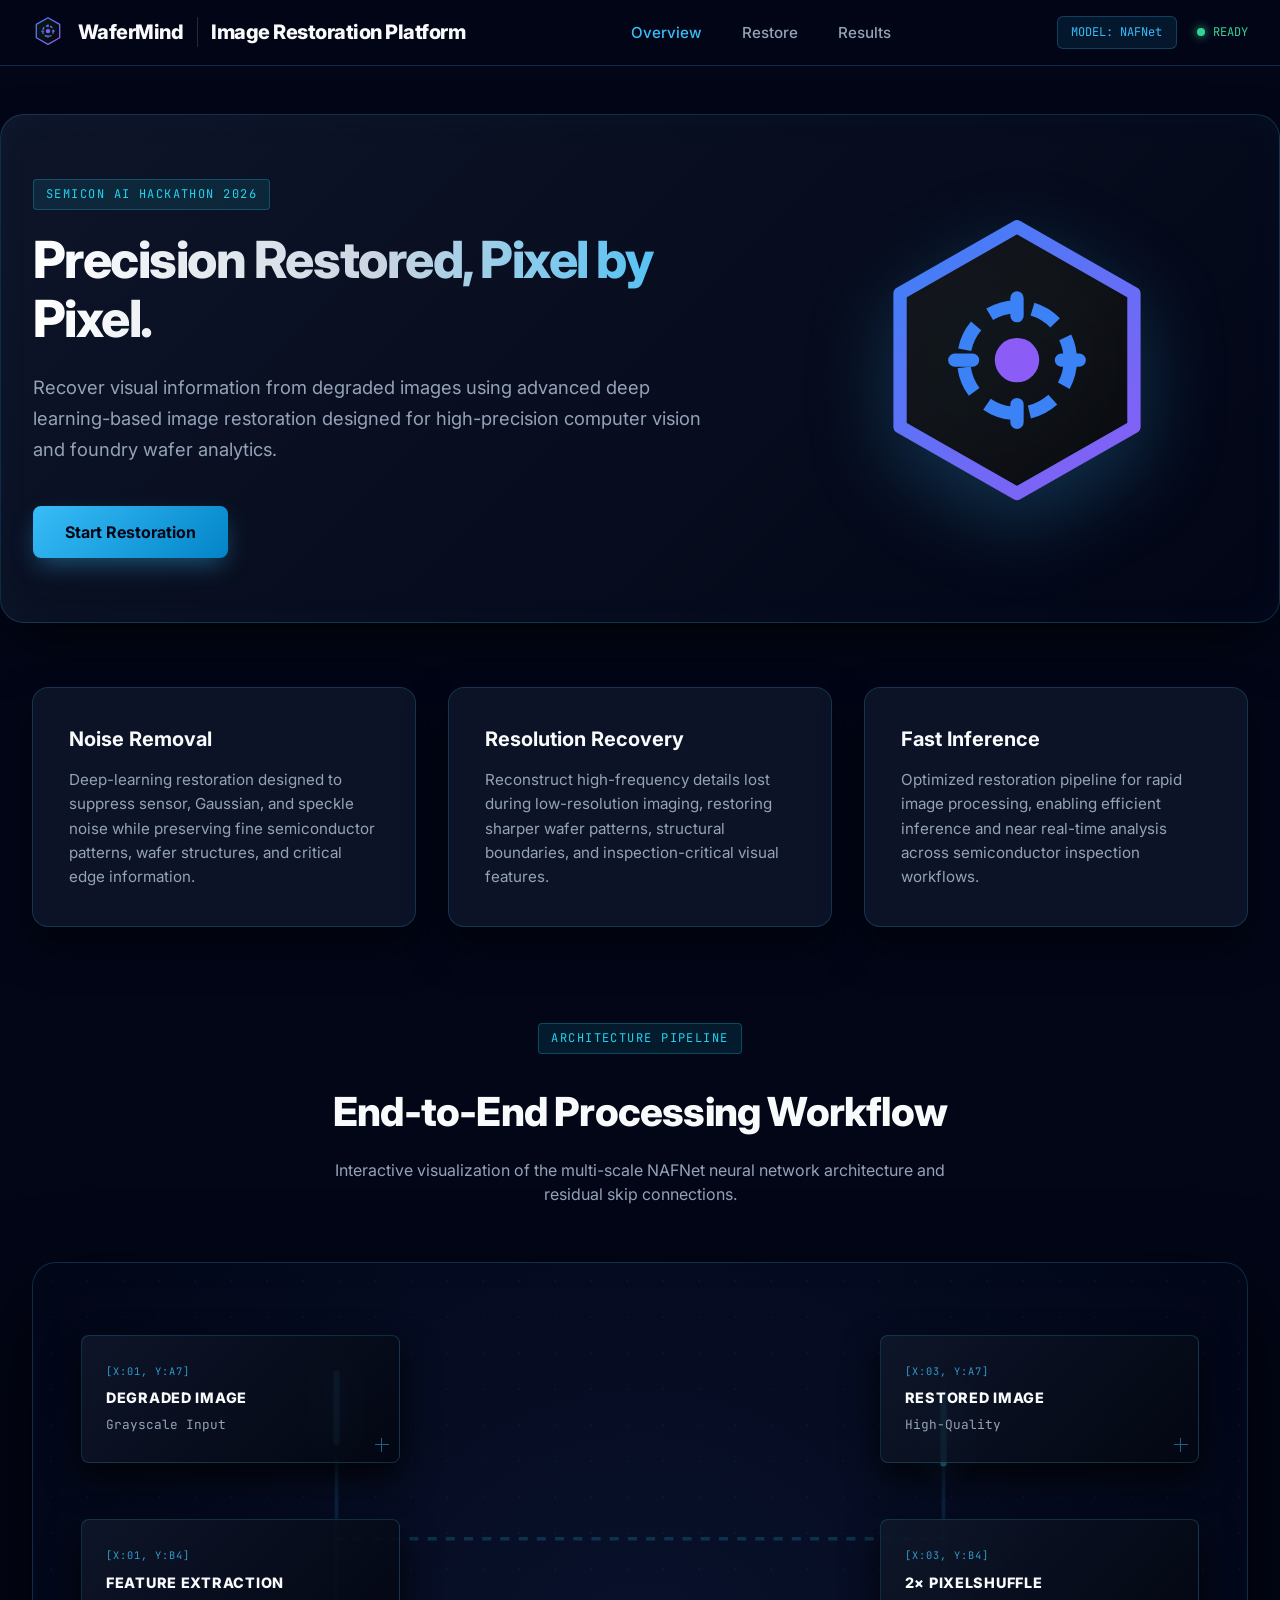
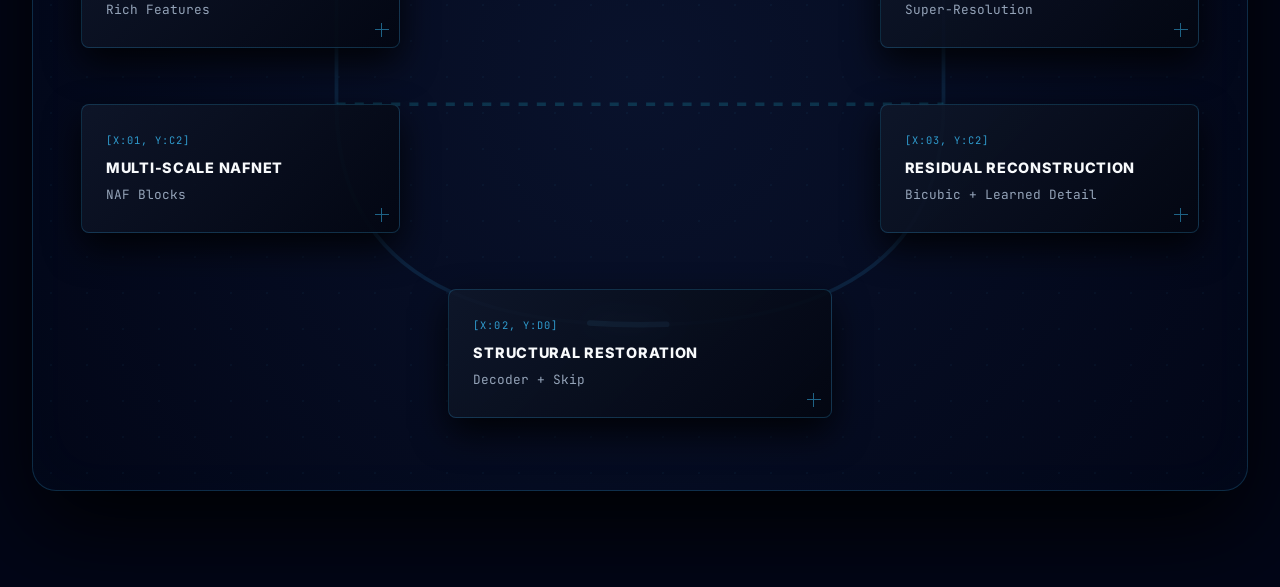
<file: image-restoration/index.html>
<!DOCTYPE html>
<html lang="en">

<head>
  <meta charset="UTF-8">
  <meta name="viewport" content="width=device-width, initial-scale=1.0">
  <title>WaferMind – Image Restoration Platform</title>
  <link rel="icon" type="image/svg+xml" href="assets/favicon.svg">
  <link rel="preconnect" href="https://fonts.googleapis.com">
  <link rel="preconnect" href="https://fonts.gstatic.com" crossorigin>
  <link href="https://fonts.googleapis.com/css2?family=Inter:wght@400;500;600;700;800&family=JetBrains+Mono:wght@400;600&display=swap" rel="stylesheet">
  <style>
    :root {
      --bg-deep: #020617;
      --bg-surface: #0f172a;
      --electric-blue: #38bdf8;
      --electric-cyan: #22d3ee;
      --navy-card: rgba(15, 23, 42, 0.85);
      --border-electric: rgba(56, 189, 248, 0.2);
      --text-main: #f8fafc;
      --text-muted: #94a3b8;
    }

    * {
      box-sizing: border-box;
      margin: 0;
      padding: 0;
    }

    body {
      background-color: var(--bg-deep);
      color: var(--text-main);
      font-family: 'Inter', sans-serif;
      overflow-x: hidden;
      line-height: 1.5;
    }

    /* Navbar UI Experience */
    .navbar {
      background: rgba(2, 6, 23, 0.9);
      backdrop-filter: blur(16px);
      border-bottom: 1px solid var(--border-electric);
      position: sticky;
      top: 0;
      z-index: 100;
      width: 100%;
    }

    .nav-container {
      max-width: 1280px;
      margin: 0 auto;
      display: flex;
      justify-content: space-between;
      align-items: center;
      padding: 1rem 2rem;
    }

    .nav-brand {
      display: flex;
      align-items: center;
      gap: 0.85rem;
      text-decoration: none;
    }

    .nav-brand span {
      font-weight: 800;
      font-size: 1.25rem;
      color: var(--text-main);
      letter-spacing: -0.025em;
    }

    .nav-subtitle {
      font-size: 0.8rem;
      color: var(--text-muted);
      border-left: 1px solid rgba(255, 255, 255, 0.15);
      padding-left: 0.85rem;
    }

    .nav-links {
      display: flex;
      gap: 2.5rem;
      list-style: none;
    }

    .nav-links a {
      color: var(--text-muted);
      text-decoration: none;
      font-weight: 500;
      font-size: 0.95rem;
      transition: color 0.25s ease;
    }

    .nav-links a.active,
    .nav-links a:hover {
      color: var(--electric-blue);
    }

    .nav-right {
      display: flex;
      align-items: center;
      gap: 1.25rem;
    }

    .model-badge {
      background: rgba(56, 189, 248, 0.1);
      color: var(--electric-blue);
      padding: 0.4rem 0.85rem;
      border-radius: 6px;
      font-family: 'JetBrains Mono', monospace;
      font-size: 0.75rem;
      border: 1px solid rgba(56, 189, 248, 0.25);
    }

    .system-status {
      display: flex;
      align-items: center;
      gap: 0.5rem;
      font-size: 0.75rem;
      color: #34d399;
      font-family: 'JetBrains Mono', monospace;
    }

    .status-dot {
      width: 8px;
      height: 8px;
      background: #34d399;
      border-radius: 50%;
      box-shadow: 0 0 10px #34d399;
    }

    /* Hero Section Architecture */
    .hero {
      position: relative;
      display: grid;
      grid-template-columns: 1.2fr 0.8fr;
      gap: 4rem;
      align-items: center;
      max-width: 1280px;
      margin: 3rem auto;
      padding: 4rem 2rem;
      background: linear-gradient(135deg, rgba(15, 23, 42, 0.9) 0%, rgba(2, 6, 23, 0.95) 100%),
                  url('https://images.unsplash.com/photo-1518770660439-4636190af475?q=80&w=2000&auto=format&fit=crop') center/cover;
      background-blend-mode: overlay;
      border: 1px solid var(--border-electric);
      border-radius: 1.5rem;
      box-shadow: 0 25px 60px -15px rgba(0, 0, 0, 0.8),
                  inset 0 0 40px rgba(56, 189, 248, 0.03);
    }

    .label-small {
      font-family: 'JetBrains Mono', monospace;
      font-size: 0.75rem;
      color: var(--electric-cyan);
      letter-spacing: 0.12em;
      background: rgba(34, 211, 238, 0.1);
      padding: 0.35rem 0.75rem;
      border-radius: 4px;
      border: 1px solid rgba(34, 211, 238, 0.25);
      display: inline-block;
      margin-bottom: 1.25rem;
    }

    .hero h1 {
      font-size: 3.2rem;
      font-weight: 800;
      letter-spacing: -0.03em;
      line-height: 1.15;
      background: linear-gradient(to right, #fff, #cbd5e1, var(--electric-blue));
      -webkit-background-clip: text;
      -webkit-text-fill-color: transparent;
      margin-bottom: 1.5rem;
    }

    .subtitle {
      color: var(--text-muted);
      font-size: 1.15rem;
      line-height: 1.7;
      margin-bottom: 2.5rem;
    }

    .hero-cta {
      display: flex;
      gap: 1.25rem;
    }

    .btn-primary {
      background: linear-gradient(135deg, var(--electric-blue) 0%, #0284c7 100%);
      color: #020617;
      font-weight: 700;
      padding: 0.9rem 2rem;
      border-radius: 0.5rem;
      box-shadow: 0 10px 25px -5px rgba(56, 189, 248, 0.4);
      transition: all 0.3s cubic-bezier(0.25, 1, 0.5, 1);
      text-decoration: none;
      display: inline-flex;
      align-items: center;
      justify-content: center;
    }

    .btn-primary:hover {
      transform: translateY(-2px);
      box-shadow: 0 15px 30px -5px rgba(56, 189, 248, 0.6);
    }

    .btn-secondary {
      background: rgba(15, 23, 42, 0.8);
      border: 1px solid var(--border-electric);
      color: var(--text-main);
      font-weight: 600;
      padding: 0.9rem 2rem;
      border-radius: 0.5rem;
      backdrop-filter: blur(8px);
      transition: all 0.3s cubic-bezier(0.25, 1, 0.5, 1);
      text-decoration: none;
      display: inline-flex;
      align-items: center;
      justify-content: center;
    }

    .btn-secondary:hover {
      background: rgba(30, 41, 59, 0.9);
      border-color: var(--electric-blue);
      transform: translateY(-2px);
    }

    /* 3D Floating Graphic Animation */
    .hero-graphic-container {
      perspective: 1000px;
      display: flex;
      justify-content: center;
      align-items: center;
    }

    .hero-graphic-img {
      width: 100%;
      max-width: 320px;
      height: auto;
      filter: drop-shadow(0 25px 40px rgba(56, 189, 248, 0.25));
      animation: floatWafer 6s ease-in-out infinite;
      transform-style: preserve-3d;
    }

    @keyframes floatWafer {
      0%, 100% { transform: translateY(0) rotateX(6deg) rotateY(-10deg); }
      50% { transform: translateY(-12px) rotateX(-6deg) rotateY(10deg); }
    }

    /* Features Grid Alignment */
    .features-grid {
      display: grid;
      grid-template-columns: repeat(3, 1fr);
      gap: 2rem;
      max-width: 1280px;
      margin: 4rem auto;
      padding: 0 2rem;
    }

    .glass-card {
      background: var(--navy-card);
      border: 1px solid var(--border-electric);
      border-radius: 1rem;
      padding: 2.25rem;
      backdrop-filter: blur(16px);
      box-shadow: 0 20px 40px rgba(0, 0, 0, 0.5);
      transition: transform 0.3s ease, border-color 0.3s ease, box-shadow 0.3s ease;
    }

    .glass-card:hover {
      transform: translateY(-5px);
      border-color: var(--electric-blue);
      box-shadow: 0 25px 50px -10px rgba(56, 189, 248, 0.15);
    }

    .feature-card h3 {
      font-size: 1.25rem;
      margin-bottom: 0.85rem;
      color: var(--text-main);
      font-weight: 700;
    }

    .feature-card p {
      color: var(--text-muted);
      font-size: 0.95rem;
      line-height: 1.6;
    }

    /* Pipeline Architecture Section */
    .pipeline-section {
      max-width: 1280px;
      margin: 6rem auto;
      padding: 0 2rem;
      text-align: center;
    }

    .pipeline-section h2 {
      font-size: 2.5rem;
      font-weight: 800;
      margin-top: 0.5rem;
      margin-bottom: 1rem;
      letter-spacing: -0.02em;
    }

    .interactive-pipeline-container.wafer-foundry-theme {
      position: relative;
      width: 100%;
      margin: 3.5rem auto;
      padding: 4.5rem 3rem;
      background: radial-gradient(circle at 50% 50%, #09122c 0%, #020617 100%);
      border: 1px solid var(--border-electric);
      border-radius: 1.5rem;
      box-shadow: 0 35px 90px rgba(0, 0, 0, 0.9),
                  inset 0 0 60px rgba(56, 189, 248, 0.02);
      overflow: hidden;
    }

    .semiconductor-wafer-bg {
      position: absolute;
      inset: 0;
      background-image: radial-gradient(circle, rgba(56,189,248,0.06) 1px, transparent 1px);
      background-size: 36px 36px;
      opacity: 0.7;
      pointer-events: none;
      z-index: 1;
    }

    .pipeline-svg-canvas {
      position: absolute;
      inset: 0;
      width: 100%;
      height: 100%;
      pointer-events: none;
      z-index: 2;
    }

    .litho-track {
      fill: none;
      stroke: rgba(56, 189, 248, 0.12);
      stroke-width: 2.5px;
    }

    .litho-track.skip {
      stroke: rgba(34, 211, 238, 0.18);
      stroke-dasharray: 6, 6;
    }

    .laser-pulse {
      fill: none;
      stroke-width: 4px;
      stroke-linecap: round;
      filter: drop-shadow(0 0 10px var(--electric-blue));
    }

    .laser-pulse.main-pipeline {
      stroke-dasharray: 50, 450;
      animation: lithoFlowMain 3.5s linear infinite;
    }

    .laser-pulse.cross-die {
      stroke-dasharray: 20, 180;
      animation: lithoFlowSkip 2.5s cubic-bezier(0.25, 0.46, 0.45, 0.94) infinite;
    }

    @keyframes lithoFlowMain {
      0% { stroke-dashoffset: 1200; opacity: 0; }
      10% { opacity: 1; }
      90% { opacity: 1; }
      100% { stroke-dashoffset: 0; opacity: 0; }
    }

    @keyframes lithoFlowSkip {
      0% { stroke-dashoffset: 400; opacity: 0; }
      20% { opacity: 1; }
      80% { opacity: 1; }
      100% { stroke-dashoffset: 0; opacity: 0; }
    }

    .pipeline-interactive-grid {
      position: relative;
      display: grid;
      grid-template-columns: 1fr 1.2fr 1fr;
      grid-template-rows: repeat(4, auto);
      gap: 3.5rem 3rem;
      z-index: 3;
    }

    .pipeline-card.foundry-node {
      position: relative;
      background: linear-gradient(135deg, rgba(15, 23, 42, 0.9) 0%, rgba(3, 7, 18, 0.95) 100%);
      border: 1px solid var(--border-electric);
      border-radius: 8px;
      padding: 1.75rem 1.5rem;
      text-align: left;
      box-shadow: 0 15px 35px rgba(0, 0, 0, 0.8);
      transition: all 0.4s cubic-bezier(0.25, 1, 0.2, 1);
    }

    .pipeline-card.foundry-node:hover {
      border-color: var(--electric-blue);
      transform: translateY(-4px) scale(1.02);
      box-shadow: 0 20px 40px rgba(56, 189, 248, 0.2);
    }

    .foundry-node h4 {
      margin: 0 0 0.4rem 0;
      font-size: 0.9rem;
      font-weight: 800;
      letter-spacing: 0.05em;
      color: var(--text-main);
    }

    .foundry-node p {
      margin: 0;
      font-size: 0.8rem;
      color: var(--text-muted);
      font-family: 'JetBrains Mono', monospace;
    }

    .die-coordinates {
      display: block;
      font-family: 'JetBrains Mono', monospace;
      font-size: 0.65rem;
      color: var(--electric-blue);
      margin-bottom: 0.5rem;
      letter-spacing: 0.1em;
      opacity: 0.8;
    }

    .wafer-crosshair {
      position: absolute;
      bottom: 10px;
      right: 10px;
      width: 14px;
      height: 14px;
      opacity: 0.5;
    }
    .wafer-crosshair::before, .wafer-crosshair::after {
      content: '';
      position: absolute;
      background: var(--electric-blue);
    }
    .wafer-crosshair::before { top: 6px; left: 0; width: 14px; height: 1px; }
    .wafer-crosshair::after { top: 0; left: 6px; width: 1px; height: 14px; }

    /* Responsive Viewports */
    @media (max-width: 1024px) {
      .hero {
        grid-template-columns: 1fr;
        text-align: center;
        padding: 3rem 2rem;
      }
      .hero-cta {
        justify-content: center;
      }
      .features-grid {
        grid-template-columns: 1fr;
      }
      .pipeline-interactive-grid {
        grid-template-columns: 1fr;
      }
      .nav-links {
        display: none;
      }
    }
  </style>
</head>

<body>

  <!-- Navigation Bar -->
  <header class="navbar">
    <div class="nav-container">
      <div class="nav-left">
        <a href="index.html" class="nav-brand">
          <img src="assets/logo.svg" alt="WaferMind Logo" style="width: 32px; height: 32px;">
          <span>WaferMind</span>
          <span class="nav-subtitle">Image Restoration Platform</span>
        </a>
      </div>
      <ul class="nav-links">
        <li><a href="index.html" class="active">Overview</a></li>
        <li><a href="restore.html">Restore</a></li>
        <li><a href="results.html">Results</a></li>
      </ul>
      <div class="nav-right">
        <div class="model-badge">MODEL: NAFNet</div>
        <div class="system-status"><span class="status-dot"></span>READY</div>
      </div>
    </div>
  </header>

  <main>
    <!-- Hero Section -->
    <section class="hero">
      <div>
        <span class="label-small">SEMICON AI HACKATHON 2026</span>
        <h1>Precision Restored, Pixel by Pixel.</h1>
        <p class="subtitle">Recover visual information from degraded images using advanced deep learning-based image restoration designed for high-precision computer vision and foundry wafer analytics.</p>
        <div class="hero-cta">
          <a href="restore.html" class="btn-primary">Start Restoration</a>
        </div>
      </div>

      <!-- 3D Floating Wafer Hero Graphic -->
      <div class="hero-graphic-container">
        <img src="assets/logo.svg" alt="WaferMind Hero Brand Graphic" class="hero-graphic-img" />
      </div>
    </section>

    <!-- Features Segment Grid -->
    <section class="features-grid">
      <div class="glass-card feature-card">
        <h3>Noise Removal</h3>
        <p>Deep-learning restoration designed to suppress sensor, Gaussian, and speckle noise while preserving fine semiconductor patterns, wafer structures, and critical edge information.</p>
      </div>
      <div class="glass-card feature-card">
        <h3>Resolution Recovery</h3>
        <p>Reconstruct high-frequency details lost during low-resolution imaging, restoring sharper wafer patterns, structural boundaries, and inspection-critical visual features.</p>
      </div>
      <div class="glass-card feature-card">
        <h3>Fast Inference</h3>
        <p>Optimized restoration pipeline for rapid image processing, enabling efficient inference and near real-time analysis across semiconductor inspection workflows.</p>
      </div>
    </section>

    <!-- End-to-End Processing Pipeline Section -->
    <section class="pipeline-section">
      <span class="label-small">ARCHITECTURE PIPELINE</span>
      <h2>End-to-End Processing Workflow</h2>
      <p style="color: var(--text-muted); font-size: 1rem; max-width: 650px; margin: 0.5rem auto 2.5rem auto;">Interactive visualization of the multi-scale NAFNet neural network architecture and residual skip connections.</p>

      <!-- Semiconductor Foundry Theme Pipeline Container -->
      <div class="interactive-pipeline-container wafer-foundry-theme">
        
        <!-- Background Silicon Substrate Texture -->
        <div class="semiconductor-wafer-bg"></div>
        
        <!-- SVG Optical Trace Canvas -->
        <svg class="pipeline-svg-canvas" viewBox="0 0 800 600" preserveAspectRatio="none">
          <defs>
            <linearGradient id="litho-laser" x1="0%" y1="0%" x2="100%" y2="100%">
              <stop offset="0%" stop-color="#38bdf8" />
              <stop offset="50%" stop-color="#22d3ee" />
              <stop offset="100%" stop-color="#818cf8" />
            </linearGradient>
            <linearGradient id="skip-laser" x1="0%" y1="0%" x2="100%" y2="0%">
              <stop offset="0%" stop-color="#38bdf8" stop-opacity="0.9" />
              <stop offset="100%" stop-color="#818cf8" stop-opacity="0.9" />
            </linearGradient>
            <filter id="litho-glow" x="-30%" y="-30%" width="160%" height="160%">
              <feGaussianBlur stdDeviation="6" result="blur" />
              <feMerge>
                <feMergeNode in="blur" />
                <feMergeNode in="SourceGraphic" />
              </feMerge>
            </filter>
          </defs>
          
          <!-- Static Substrate Tracks -->
          <path class="litho-track" d="M 200,80 L 200,200 L 200,320 Q 200,480 400,480 Q 600,480 600,320 L 600,200 L 600,80" />
          <path class="litho-track skip" d="M 200,200 L 600,200" />
          <path class="litho-track skip" d="M 200,320 L 600,320" />

          <!-- Dynamic Laser Pulse Animations -->
          <path class="laser-pulse main-pipeline" stroke="url(#litho-laser)" filter="url(#litho-glow)" d="M 200,80 L 200,200 L 200,320 Q 200,480 400,480 Q 600,480 600,320 L 600,200 L 600,80" />
          <path class="laser-pulse cross-die" stroke="url(#skip-laser)" filter="url(#litho-glow)" d="M 200,200 L 600,200" />
          <path class="laser-pulse cross-die" style="animation-delay: 1.25s;" stroke="url(#skip-laser)" filter="url(#litho-glow)" d="M 200,320 L 600,320" />
        </svg>

        <!-- Pipeline Grid Layout Matching Reference Flowchart -->
        <div class="pipeline-interactive-grid">
          
          <!-- STEP 01: DEGRADED IMAGE -->
          <div class="pipeline-card foundry-node" style="grid-row: 1; grid-column: 1;">
            <div class="wafer-crosshair"></div>
            <span class="die-coordinates">[X:01, Y:A7]</span>
            <h4>DEGRADED IMAGE</h4>
            <p>Grayscale Input</p>
          </div>
          
          <!-- STEP 02: FEATURE EXTRACTION -->
          <div class="pipeline-card foundry-node" style="grid-row: 2; grid-column: 1;">
            <div class="wafer-crosshair"></div>
            <span class="die-coordinates">[X:01, Y:B4]</span>
            <h4>FEATURE EXTRACTION</h4>
            <p>Rich Features</p>
          </div>
          
          <!-- STEP 03: MULTI-SCALE NAFNET -->
          <div class="pipeline-card foundry-node" style="grid-row: 3; grid-column: 1;">
            <div class="wafer-crosshair"></div>
            <span class="die-coordinates">[X:01, Y:C2]</span>
            <h4>MULTI-SCALE NAFNET</h4>
            <p>NAF Blocks</p>
          </div>

          <!-- STEP 04: STRUCTURAL RESTORATION -->
          <div class="pipeline-card foundry-node" style="grid-row: 4; grid-column: 2;">
            <div class="wafer-crosshair"></div>
            <span class="die-coordinates">[X:02, Y:D0]</span>
            <h4>STRUCTURAL RESTORATION</h4>
            <p>Decoder + Skip</p>
          </div>

          <!-- STEP 05: RESIDUAL RECONSTRUCTION -->
          <div class="pipeline-card foundry-node" style="grid-row: 3; grid-column: 3;">
            <div class="wafer-crosshair"></div>
            <span class="die-coordinates">[X:03, Y:C2]</span>
            <h4>RESIDUAL RECONSTRUCTION</h4>
            <p>Bicubic + Learned Detail</p>
          </div>
          
          <!-- STEP 06: SUPER-RESOLUTION -->
          <div class="pipeline-card foundry-node" style="grid-row: 2; grid-column: 3;">
            <div class="wafer-crosshair"></div>
            <span class="die-coordinates">[X:03, Y:B4]</span>
            <h4>2× PIXELSHUFFLE</h4>
            <p>Super-Resolution</p>
          </div>
          
          <!-- STEP 07: RESTORED IMAGE -->
          <div class="pipeline-card foundry-node" style="grid-row: 1; grid-column: 3;">
            <div class="wafer-crosshair"></div>
            <span class="die-coordinates">[X:03, Y:A7]</span>
            <h4>RESTORED IMAGE</h4>
            <p>High-Quality</p>
          </div>

        </div>
      </div>
    </section>
  </main>

  <script src="js/main.js"></script>
</body>

</html>
</file>
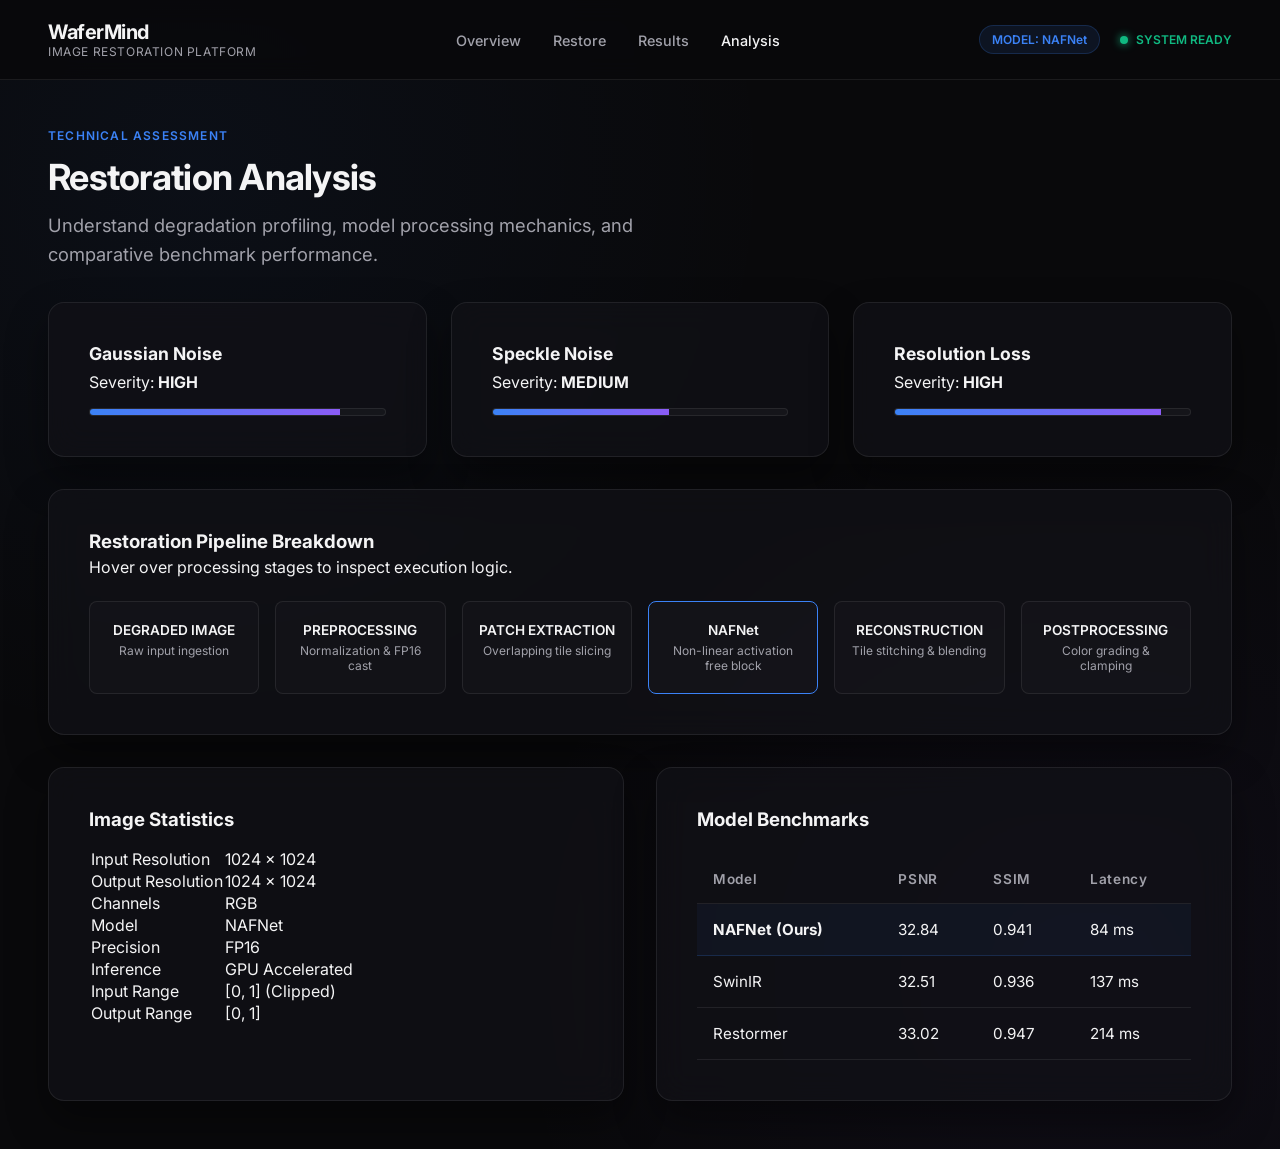
<file: image-restoration/analysis.html>
<!DOCTYPE html>
<html lang="en">
<head>
  <meta charset="UTF-8">
  <meta name="viewport" content="width=device-width, initial-scale=1.0">
  <title>Restoration Analysis – WaferMind</title>
  <link rel="icon" type="image/svg+xml" href="assets/favicon.svg">
  <link rel="preconnect" href="https://fonts.googleapis.com">
  <link rel="preconnect" href="https://fonts.gstatic.com" crossorigin>
  <link href="https://fonts.googleapis.com/css2?family=Inter:wght@400;500;600;700;800&display=swap" rel="stylesheet">
  <link rel="stylesheet" href="css/style.css">
  <style>
    .analysis-grid {
      display: grid;
      grid-template-columns: repeat(3, 1fr);
      gap: 1.5rem;
      margin-top: 2rem;
    }
    .analysis-card h3 {
      font-size: 1.1rem;
      margin-bottom: 0.5rem;
    }
    .stat-bar-container {
      margin-top: 1rem;
      background: rgba(255,255,255,0.03);
      border: 1px solid var(--card-border);
      border-radius: 0.4rem;
      height: 8px;
      overflow: hidden;
    }
    .stat-bar {
      height: 100%;
      background: linear-gradient(90deg, var(--accent-blue), var(--accent-violet));
    }
    .benchmark-table {
      width: 100%;
      border-collapse: collapse;
      margin-top: 1.5rem;
      font-size: 0.95rem;
    }
    .benchmark-table th, .benchmark-table td {
      padding: 1rem;
      text-align: left;
      border-bottom: 1px solid var(--card-border);
    }
    .benchmark-table th {
      color: var(--text-muted);
      font-weight: 600;
      font-size: 0.85rem;
      letter-spacing: 0.05em;
    }
    .benchmark-table tr.highlight-row {
      background: rgba(59, 130, 246, 0.05);
    }
    .benchmark-table tr.highlight-row td {
      border-color: rgba(59, 130, 246, 0.2);
    }
    .pipeline-interactive {
      display: flex;
      justify-content: space-between;
      gap: 1rem;
      margin-top: 1.5rem;
    }
    .pipeline-step-box {
      flex: 1;
      background: rgba(255,255,255,0.02);
      border: 1px solid var(--card-border);
      padding: 1.25rem 1rem;
      border-radius: 0.5rem;
      text-align: center;
      transition: var(--transition);
      cursor: default;
    }
    .pipeline-step-box:hover {
      border-color: var(--accent-blue);
      background: rgba(59, 130, 246, 0.04);
    }
    .pipeline-step-box h4 {
      font-size: 0.85rem;
      font-weight: 600;
      margin-bottom: 0.35rem;
    }
    .pipeline-step-box p {
      font-size: 0.75rem;
      color: var(--text-muted);
    }
  </style>
</head>
<body>

  <header class="navbar">
    <div class="nav-left">
      <a href="index.html" class="nav-brand">WaferMind</a>
      <span class="nav-subtitle">Image Restoration Platform</span>
    </div>
    <ul class="nav-links">
      <li><a href="index.html">Overview</a></li>
      <li><a href="restore.html">Restore</a></li>
      <li><a href="results.html">Results</a></li>
      <li><a href="analysis.html" class="active">Analysis</a></li>
    </ul>
    <div class="nav-right">
      <div class="model-badge">MODEL: NAFNet</div>
      <div class="system-status"><span class="status-dot"></span>SYSTEM READY</div>
    </div>
  </header>

  <main class="container">
    <div>
      <span class="label-small">TECHNICAL ASSESSMENT</span>
      <h2>Restoration Analysis</h2>
      <p class="subtitle">Understand degradation profiling, model processing mechanics, and comparative benchmark performance.</p>
    </div>

    <!-- Degradation Analysis -->
    <div class="analysis-grid">
      <div class="glass-card analysis-card">
        <h3>Gaussian Noise</h3>
        <p class="file-info">Severity: <strong style="color: var(--text-main);">HIGH</strong></p>
        <div class="stat-bar-container"><div class="stat-bar" style="width: 85%;"></div></div>
      </div>
      <div class="glass-card analysis-card">
        <h3>Speckle Noise</h3>
        <p class="file-info">Severity: <strong style="color: var(--text-main);">MEDIUM</strong></p>
        <div class="stat-bar-container"><div class="stat-bar" style="width: 60%;"></div></div>
      </div>
      <div class="glass-card analysis-card">
        <h3>Resolution Loss</h3>
        <p class="file-info">Severity: <strong style="color: var(--text-main);">HIGH</strong></p>
        <div class="stat-bar-container"><div class="stat-bar" style="width: 90%;"></div></div>
      </div>
    </div>

    <!-- Interactive Pipeline Breakdown -->
    <div class="glass-card" style="margin-top: 2rem;">
      <h3>Restoration Pipeline Breakdown</h3>
      <p class="file-info" style="margin-top: 0.25rem;">Hover over processing stages to inspect execution logic.</p>
      <div class="pipeline-interactive">
        <div class="pipeline-step-box">
          <h4>DEGRADED IMAGE</h4>
          <p>Raw input ingestion</p>
        </div>
        <div class="pipeline-step-box">
          <h4>PREPROCESSING</h4>
          <p>Normalization & FP16 cast</p>
        </div>
        <div class="pipeline-step-box">
          <h4>PATCH EXTRACTION</h4>
          <p>Overlapping tile slicing</p>
        </div>
        <div class="pipeline-step-box" style="border-color: var(--accent-blue);">
          <h4>NAFNet</h4>
          <p>Non-linear activation free block</p>
        </div>
        <div class="pipeline-step-box">
          <h4>RECONSTRUCTION</h4>
          <p>Tile stitching & blending</p>
        </div>
        <div class="pipeline-step-box">
          <h4>POSTPROCESSING</h4>
          <p>Color grading & clamping</p>
        </div>
      </div>
    </div>

    <!-- Image Statistics & Benchmarks -->
    <div style="display: grid; grid-template-columns: 1fr 1fr; gap: 2rem; margin-top: 2rem;">
      <div class="glass-card">
        <h3>Image Statistics</h3>
        <table class="image-details-table" style="margin-top: 1rem;">
          <tr><td>Input Resolution</td><td>1024 × 1024</td></tr>
          <tr><td>Output Resolution</td><td>1024 × 1024</td></tr>
          <tr><td>Channels</td><td>RGB</td></tr>
          <tr><td>Model</td><td>NAFNet</td></tr>
          <tr><td>Precision</td><td>FP16</td></tr>
          <tr><td>Inference</td><td>GPU Accelerated</td></tr>
          <tr><td>Input Range</td><td>[0, 1] (Clipped)</td></tr>
          <tr><td>Output Range</td><td>[0, 1]</td></tr>
        </table>
      </div>

      <div class="glass-card">
        <h3>Model Benchmarks</h3>
        <table class="benchmark-table">
          <thead>
            <tr>
              <th>Model</th>
              <th>PSNR</th>
              <th>SSIM</th>
              <th>Latency</th>
            </tr>
          </thead>
          <tbody>
            <tr class="highlight-row">
              <td><strong>NAFNet (Ours)</strong></td>
              <td>32.84</td>
              <td>0.941</td>
              <td>84 ms</td>
            </tr>
            <tr>
              <td>SwinIR</td>
              <td>32.51</td>
              <td>0.936</td>
              <td>137 ms</td>
            </tr>
            <tr>
              <td>Restormer</td>
              <td>33.02</td>
              <td>0.947</td>
              <td>214 ms</td>
            </tr>
          </tbody>
        </table>
      </div>
    </div>
  </main>

  <script src="js/main.js"></script>
</body>
</html>
</file>
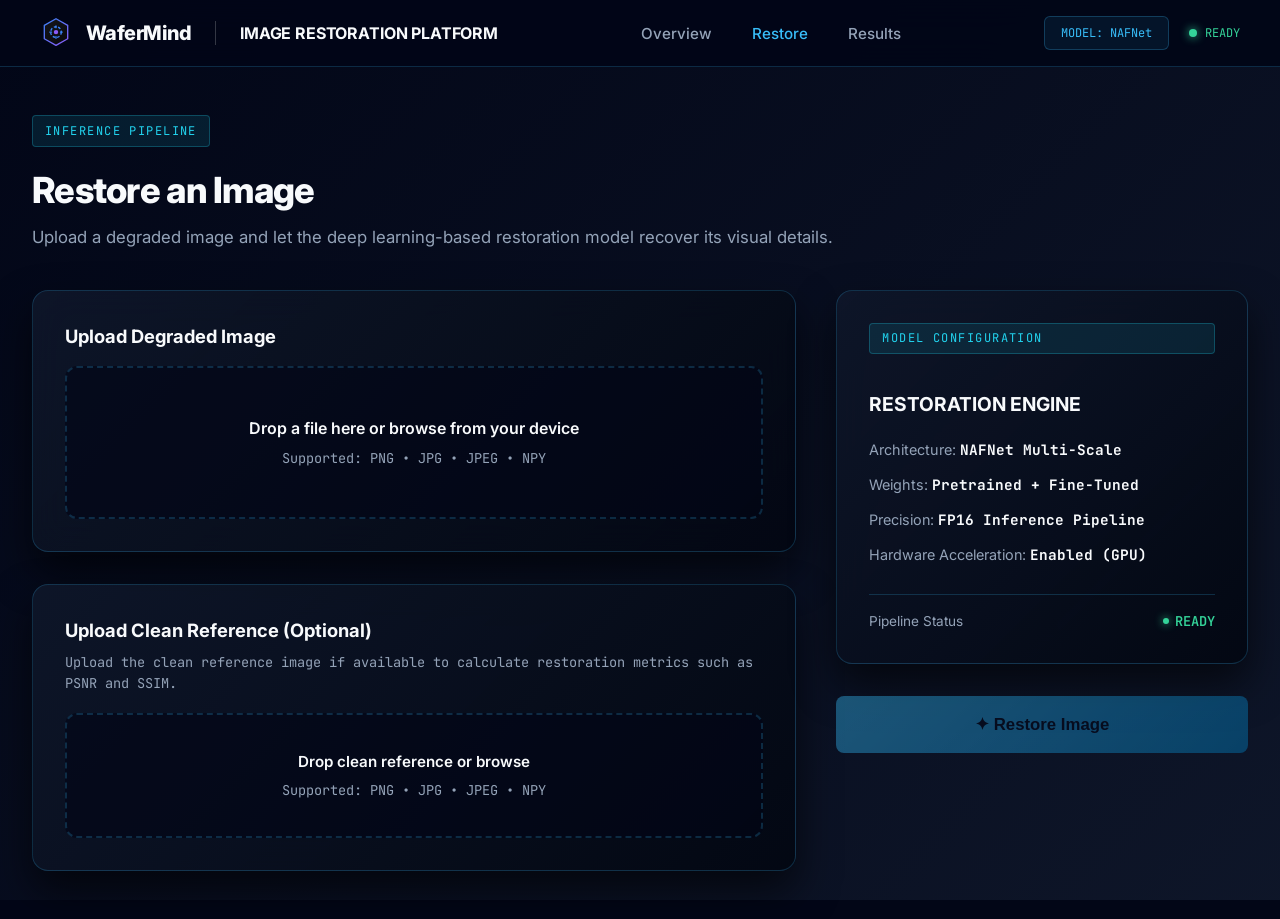
<file: image-restoration/restore.html>
<!DOCTYPE html>
<html lang="en">
<head>
  <meta charset="UTF-8">
  <meta name="viewport" content="width=device-width, initial-scale=1.0">
  <title>Restore Image – WaferMind</title>
  <link rel="icon" type="image/svg+xml" href="assets/favicon.svg">
  <link rel="preconnect" href="https://fonts.googleapis.com">
  <link rel="preconnect" href="https://fonts.gstatic.com" crossorigin>
  <link href="https://fonts.googleapis.com/css2?family=Inter:wght@400;500;600;700;800&family=JetBrains+Mono:wght@400;600&display=swap" rel="stylesheet">
  <style>
    :root {
      --bg-deep: #020617;
      --bg-surface: #0f172a;
      --electric-blue: #38bdf8;
      --electric-cyan: #22d3ee;
      --navy-card: rgba(15, 23, 42, 0.85);
      --border-electric: rgba(56, 189, 248, 0.2);
      --text-main: #f8fafc;
      --text-muted: #94a3b8;
    }

    * {
      box-sizing: border-box;
      margin: 0;
      padding: 0;
    }

    body {
      background-color: var(--bg-deep);
      color: var(--text-main);
      font-family: 'Inter', sans-serif;
      overflow-x: hidden;
      line-height: 1.5;
      /* Immersive semiconductor wafer/circuitry ambient background */
      background-image: linear-gradient(135deg, rgba(2, 6, 23, 0.94) 0%, rgba(15, 23, 42, 0.92) 100%),
                        url('https://images.unsplash.com/photo-1518770660439-4636190af475?q=80&w=2000&auto=format&fit=crop');
      background-size: cover;
      background-position: center;
      background-attachment: fixed;
    }

    /* Navbar UI Experience precisely matching reference layout */
    .navbar {
      background: rgba(2, 6, 23, 0.92);
      backdrop-filter: blur(16px);
      border-bottom: 1px solid var(--border-electric);
      position: sticky;
      top: 0;
      z-index: 100;
      width: 100%;
    }

    .nav-container {
      max-width: 1400px;
      margin: 0 auto;
      display: flex;
      justify-content: space-between;
      align-items: center;
      padding: 1rem 2.5rem;
    }

    .nav-left {
      display: flex;
      align-items: center;
      gap: 1.5rem;
    }

    .nav-brand {
      display: flex;
      align-items: center;
      gap: 0.85rem;
      text-decoration: none;
    }

    .nav-brand span {
      font-weight: 800;
      font-size: 1.25rem;
      color: var(--text-main);
      letter-spacing: -0.025em;
      white-space: nowrap;
    }

    .nav-subtitle {
      font-size: 1rem;
      font-weight: 700;
      color: var(--text-main);
      letter-spacing: -0.01em;
      border-left: 1px solid rgba(255, 255, 255, 0.2);
      padding-left: 1.5rem;
      white-space: nowrap;
    }

    .nav-links {
      display: flex;
      align-items: center;
      gap: 2.5rem;
      list-style: none;
      margin: 0;
      padding: 0;
    }

    .nav-links a {
      color: var(--text-muted);
      text-decoration: none;
      font-weight: 500;
      font-size: 0.95rem;
      transition: color 0.25s ease;
      white-space: nowrap;
    }

    .nav-links a.active,
    .nav-links a:hover {
      color: var(--electric-blue);
    }

    .nav-right {
      display: flex;
      align-items: center;
      gap: 1.25rem;
    }

    .model-badge {
      background: rgba(56, 189, 248, 0.08);
      color: var(--electric-blue);
      padding: 0.45rem 1rem;
      border-radius: 6px;
      font-family: 'JetBrains Mono', monospace;
      font-size: 0.75rem;
      border: 1px solid rgba(56, 189, 248, 0.25);
      white-space: nowrap;
    }

    .system-status {
      display: flex;
      align-items: center;
      gap: 0.5rem;
      font-size: 0.75rem;
      color: #34d399;
      font-family: 'JetBrains Mono', monospace;
      white-space: nowrap;
    }

    .status-dot {
      width: 8px;
      height: 8px;
      background: #34d399;
      border-radius: 50%;
      box-shadow: 0 0 10px #34d399;
    }

    /* Container Styling & Background Theme Matching Index */
    .container {
      max-width: 1280px;
      margin: 0 auto;
      padding: 3rem 2rem;
    }

    .label-small {
      font-family: 'JetBrains Mono', monospace;
      font-size: 0.75rem;
      color: var(--electric-cyan);
      letter-spacing: 0.12em;
      background: rgba(34, 211, 238, 0.1);
      padding: 0.35rem 0.75rem;
      border-radius: 4px;
      border: 1px solid rgba(34, 211, 238, 0.25);
      display: inline-block;
      margin-bottom: 1rem;
    }

    h2 {
      font-size: 2.25rem;
      font-weight: 800;
      letter-spacing: -0.02em;
      color: var(--text-main);
      margin-bottom: 0.5rem;
    }

    .subtitle {
      color: var(--text-muted);
      font-size: 1.05rem;
      margin-bottom: 2.5rem;
    }

    /* Glass Cards */
    .glass-card {
      position: relative;
      background: linear-gradient(135deg, rgba(15, 23, 42, 0.88) 0%, rgba(3, 7, 18, 0.94) 100%);
      border: 1px solid var(--border-electric);
      border-radius: 1rem;
      padding: 2rem;
      backdrop-filter: blur(16px);
      box-shadow: 0 20px 40px rgba(0, 0, 0, 0.6);
      transition: all 0.3s ease;
      overflow: hidden;
    }

    .glass-card:hover {
      border-color: rgba(56, 189, 248, 0.4);
      transform: translateY(-2px);
      box-shadow: 0 25px 50px -10px rgba(56, 189, 248, 0.2);
    }

    /* Restore Layout Alignment */
    .restore-layout {
      display: grid;
      grid-template-columns: 1.3fr 0.7fr;
      gap: 2.5rem;
      align-items: start;
    }

    .dropzone {
      border: 2px dashed var(--border-electric);
      border-radius: 0.75rem;
      padding: 3rem 1.5rem;
      text-align: center;
      background: rgba(2, 6, 23, 0.6);
      cursor: pointer;
      transition: all 0.3s ease;
      position: relative;
      touch-action: manipulation;
    }

    .dropzone:hover, .dropzone.dragover {
      border-color: var(--electric-blue);
      background: rgba(56, 189, 248, 0.06);
    }

    .dropzone input {
      display: none;
    }

    .preview-container {
      margin-top: 1.5rem;
      display: none;
      flex-direction: column;
      gap: 1rem;
      align-items: center;
    }

    .preview-img {
      max-height: 280px;
      max-width: 100%;
      border-radius: 0.5rem;
      border: 1px solid var(--border-electric);
      box-shadow: 0 10px 25px rgba(0,0,0,0.5);
    }

    .file-info {
      font-size: 0.85rem;
      color: var(--text-muted);
      font-family: 'JetBrains Mono', monospace;
    }

    .model-info-box {
      display: flex;
      flex-direction: column;
      gap: 1.25rem;
    }

    .model-info-list {
      list-style: none;
      display: flex;
      flex-direction: column;
      gap: 0.85rem;
      font-size: 0.9rem;
      color: var(--text-muted);
    }

    .model-info-list strong {
      color: var(--text-main);
      font-family: 'JetBrains Mono', monospace;
    }

    /* Action Buttons */
    .btn-primary {
      background: linear-gradient(135deg, var(--electric-blue) 0%, #0284c7 100%);
      color: #020617;
      font-weight: 700;
      padding: 1.1rem 2rem;
      border-radius: 0.5rem;
      box-shadow: 0 10px 25px -5px rgba(56, 189, 248, 0.4);
      transition: all 0.3s cubic-bezier(0.25, 1, 0.5, 1);
      text-decoration: none;
      display: inline-flex;
      align-items: center;
      justify-content: center;
      border: none;
      cursor: pointer;
      width: 100%;
      font-size: 1.05rem;
    }

    .btn-primary:hover:not(:disabled) {
      transform: translateY(-2px);
      box-shadow: 0 15px 30px -5px rgba(56, 189, 248, 0.6);
    }

    .btn-primary:disabled {
      opacity: 0.4;
      cursor: not-allowed;
      box-shadow: none;
    }

    .btn-secondary {
      background: rgba(15, 23, 42, 0.8);
      border: 1px solid var(--border-electric);
      color: var(--text-main);
      font-weight: 600;
      padding: 0.5rem 1rem;
      border-radius: 0.35rem;
      backdrop-filter: blur(8px);
      transition: all 0.25s ease;
      cursor: pointer;
      font-family: 'Inter', sans-serif;
    }

    .btn-secondary:hover {
      background: rgba(30, 41, 59, 0.9);
      border-color: var(--electric-blue);
    }

    /* Processing Overlay */
    .processing-overlay {
      position: fixed;
      inset: 0;
      background: rgba(2, 6, 23, 0.92);
      backdrop-filter: blur(20px);
      z-index: 2000;
      display: none;
      flex-direction: column;
      align-items: center;
      justify-content: center;
      gap: 2rem;
    }

    .processing-steps {
      display: flex;
      flex-direction: column;
      gap: 0.75rem;
      text-align: center;
      font-size: 0.95rem;
      color: var(--text-muted);
      font-family: 'JetBrains Mono', monospace;
    }

    .processing-steps .step.active {
      color: var(--electric-blue);
      font-weight: 600;
      text-shadow: 0 0 10px rgba(56, 189, 248, 0.4);
    }

    .progress-bar-container {
      width: 400px;
      height: 6px;
      background: rgba(255, 255, 255, 0.05);
      border-radius: 99px;
      overflow: hidden;
      border: 1px solid var(--border-electric);
    }

    .progress-bar {
      height: 100%;
      width: 0%;
      background: linear-gradient(90deg, var(--electric-blue), var(--electric-cyan));
      transition: width 0.3s ease;
      box-shadow: 0 0 10px var(--electric-blue);
    }

    @media (max-width: 1024px) {
      .restore-layout {
        grid-template-columns: 1fr;
      }
      .nav-links {
        display: none;
      }
    }
  </style>
</head>
<body>

  <!-- Navigation Bar strictly matching user screenshot layout -->
  <header class="navbar">
    <div class="nav-container">
      <div class="nav-left">
        <a href="index.html" class="nav-brand">
          <img src="assets/logo.svg" alt="WaferMind Logo" style="width: 32px; height: 32px; display: block;">
          <span>WaferMind</span>
        </a>
        <span class="nav-subtitle">IMAGE RESTORATION PLATFORM</span>
      </div>
      <ul class="nav-links">
        <li><a href="index.html">Overview</a></li>
        <li><a href="restore.html" class="active">Restore</a></li>
        <li><a href="results.html">Results</a></li>
      </ul>
      <div class="nav-right">
        <div class="model-badge">MODEL: NAFNet</div>
        <div class="system-status"><span class="status-dot"></span>READY</div>
      </div>
    </div>
  </header>

  <main class="container">
    <div>
      <span class="label-small">INFERENCE PIPELINE</span>
      <h2>Restore an Image</h2>
      <p class="subtitle">Upload a degraded image and let the deep learning-based restoration model recover its visual details.</p>
    </div>

    <div class="restore-layout">
      <!-- Left Column: Uploads Section -->
      <div style="display: flex; flex-direction: column; gap: 2rem;">
        
        <div class="glass-card">
          <h3 style="margin-bottom: 1rem; font-size: 1.15rem; font-weight: 700; color: var(--text-main);">Upload Degraded Image</h3>
          <div class="dropzone" id="degraded-dropzone">
            <input type="file" id="degraded-file-input" accept="image/png, image/jpeg, image/jpg, .npy">
            <div id="degraded-prompt">
              <p style="font-weight: 600; margin-bottom: 0.5rem; color: var(--text-main);">Drop a file here or browse from your device</p>
              <p class="file-info">Supported: PNG • JPG • JPEG • NPY</p>
            </div>
            <div class="preview-container" id="degraded-preview-container">
              <img id="degraded-preview-img" class="preview-img" alt="Degraded Preview">
              <div class="file-info" id="degraded-file-meta"></div>
              <div style="display: flex; gap: 1rem; margin-top: 0.5rem;">
                <button type="button" class="btn-secondary" id="change-degraded" style="font-size: 0.8rem;">Change Image</button>
                <button type="button" class="btn-secondary" id="remove-degraded" style="font-size: 0.8rem; color: #f87171; border-color: rgba(248, 113, 113, 0.2);">Remove</button>
              </div>
            </div>
            <div class="file-info" id="degraded-error" style="display:none; color:#f87171; margin-top:0.75rem;"></div>
          </div>
        </div>

        <div class="glass-card">
          <h3 style="margin-bottom: 0.5rem; font-size: 1.15rem; font-weight: 700; color: var(--text-main);">Upload Clean Reference (Optional)</h3>
          <p class="file-info" style="margin-bottom: 1.25rem;">Upload the clean reference image if available to calculate restoration metrics such as PSNR and SSIM.</p>
          <div class="dropzone" id="groundtruth-dropzone" style="padding: 2.25rem 1.5rem;">
            <input type="file" id="groundtruth-file-input" accept="image/png, image/jpeg, image/jpg, .npy">
            <div id="groundtruth-prompt">
              <p style="font-weight: 600; font-size: 0.95rem; color: var(--text-main); margin-bottom: 0.35rem;">Drop clean reference or browse</p>
              <p class="file-info">Supported: PNG • JPG • JPEG • NPY</p>
            </div>
            <div class="preview-container" id="groundtruth-preview-container">
              <img id="groundtruth-preview-img" class="preview-img" style="max-height: 150px;" alt="Ground Truth Preview">
              <div class="file-info" id="groundtruth-file-meta"></div>
              <button type="button" class="btn-secondary" id="remove-groundtruth" style="font-size: 0.75rem; margin-top: 0.5rem;">Remove Reference</button>
            </div>
            <div class="file-info" id="groundtruth-error" style="display:none; color:#f87171; margin-top:0.75rem;"></div>
          </div>
        </div>

      </div>

      <!-- Right Column: Model Specs & Trigger Action -->
      <div style="display: flex; flex-direction: column; gap: 2rem; position: sticky; top: 5.5rem;">
        <div class="glass-card model-info-box">
          <span class="label-small">MODEL CONFIGURATION</span>
          <h3 style="font-size: 1.2rem; font-weight: 700; color: var(--text-main);">RESTORATION ENGINE</h3>
          <ul class="model-info-list">
            <li>Architecture: <strong>NAFNet Multi-Scale</strong></li>
            <li>Weights: <strong>Pretrained + Fine-Tuned</strong></li>
            <li>Precision: <strong>FP16 Inference Pipeline</strong></li>
            <li>Hardware Acceleration: <strong>Enabled (GPU)</strong></li>
          </ul>
          <div style="margin-top: 0.5rem; padding-top: 1rem; border-top: 1px solid var(--border-electric); display: flex; justify-content: space-between; align-items: center; font-size: 0.85rem;">
            <span style="color: var(--text-muted);">Pipeline Status</span>
            <span style="color: #34d399; font-weight: 600; font-family: 'JetBrains Mono', monospace; display: flex; align-items: center; gap: 0.4rem;">
              <span style="width: 6px; height: 6px; background: #34d399; border-radius: 50%; box-shadow: 0 0 8px #34d399; display: inline-block;"></span> READY
            </span>
          </div>
        </div>

        <div>
          <button type="button" class="btn-primary" id="restore-btn" disabled>
            ✦ Restore Image
          </button>
        </div>
      </div>
    </div>
  </main>

  <!-- Processing Screen Overlay -->
  <div class="processing-overlay" id="processing-overlay">
    <h2 style="font-size: 1.75rem;">Restoring image...</h2>
    <div class="progress-bar-container">
      <div class="progress-bar" id="progress-bar"></div>
    </div>
    <div class="processing-steps" id="processing-steps-list">
      <div class="step" data-step="0">ANALYZING INPUT</div>
      <div class="step" data-step="1">DETECTING DEGRADATION</div>
      <div class="step" data-step="2">RUNNING RESTORATION MODEL</div>
      <div class="step" data-step="3">RECONSTRUCTING DETAILS</div>
      <div class="step" data-step="4">FINALIZING OUTPUT</div>
    </div>
  </div>

  <script src="js/main.js"></script>
  <script src="js/npy-parser.js"></script>
  <script src="js/restore.js"></script>
</body>
</html>
</file>
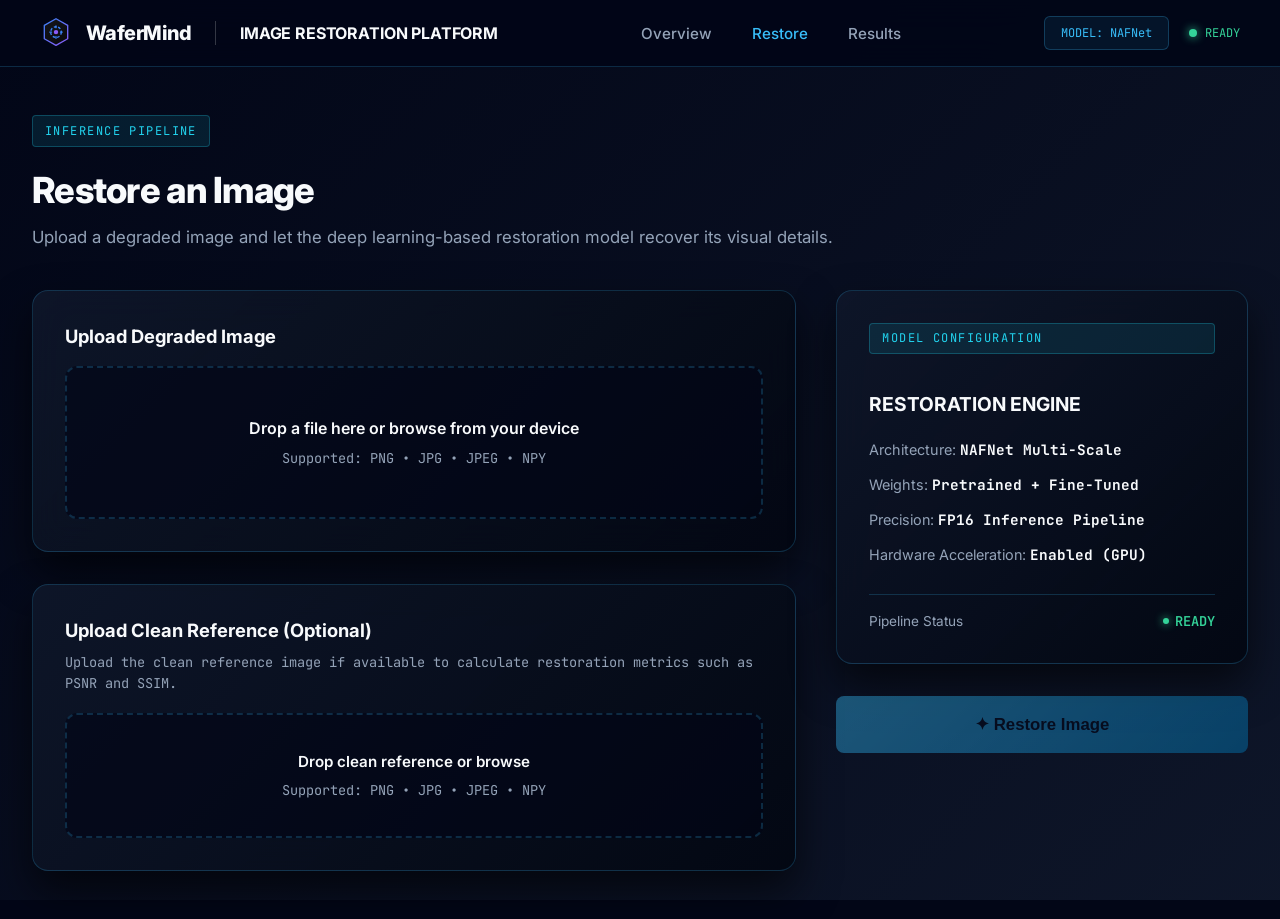
<file: image-restoration/results.html>
<!DOCTYPE html>
<html lang="en">
<head>
  <meta charset="UTF-8">
  <meta name="viewport" content="width=device-width, initial-scale=1.0">
  <title>Restoration Results – WaferMind</title>
  <link rel="icon" type="image/svg+xml" href="assets/favicon.svg">
  <link rel="preconnect" href="https://fonts.googleapis.com">
  <link rel="preconnect" href="https://fonts.gstatic.com" crossorigin>
  <link href="https://fonts.googleapis.com/css2?family=Inter:wght@400;500;600;700;800&family=JetBrains+Mono:wght@400;600&display=swap" rel="stylesheet">
  <style>
    :root {
      --bg-deep: #020617;
      --bg-surface: #0f172a;
      --electric-blue: #38bdf8;
      --electric-cyan: #22d3ee;
      --navy-card: rgba(15, 23, 42, 0.88);
      --border-electric: rgba(56, 189, 248, 0.2);
      --text-main: #f8fafc;
      --text-muted: #94a3b8;
    }

    * {
      box-sizing: border-box;
      margin: 0;
      padding: 0;
    }

    body {
      background-color: var(--bg-deep);
      color: var(--text-main);
      font-family: 'Inter', sans-serif;
      overflow-x: hidden;
      line-height: 1.5;
      /* Immersive semiconductor wafer background matching index and restore pages */
      background-image: linear-gradient(135deg, rgba(2, 6, 23, 0.94) 0%, rgba(15, 23, 42, 0.92) 100%),
                        url('https://images.unsplash.com/photo-1518770660439-4636190af475?q=80&w=2000&auto=format&fit=crop');
      background-size: cover;
      background-position: center;
      background-attachment: fixed;
    }

    /* Fixed Navbar UI Experience matching the clean index & restore layout */
    .navbar {
      background: rgba(2, 6, 23, 0.92);
      backdrop-filter: blur(16px);
      border-bottom: 1px solid var(--border-electric);
      position: sticky;
      top: 0;
      z-index: 100;
      width: 100%;
    }

    .nav-container {
      max-width: 1400px;
      margin: 0 auto;
      display: flex;
      justify-content: space-between;
      align-items: center;
      padding: 1rem 2.5rem;
    }

    .nav-left {
      display: flex;
      align-items: center;
      gap: 1.5rem;
    }

    .nav-brand {
      display: flex;
      align-items: center;
      gap: 0.85rem;
      text-decoration: none;
    }

    .nav-brand span {
      font-weight: 800;
      font-size: 1.25rem;
      color: var(--text-main);
      letter-spacing: -0.025em;
      white-space: nowrap;
    }

    .nav-subtitle {
      font-size: 1rem;
      font-weight: 700;
      color: var(--text-main);
      letter-spacing: -0.01em;
      border-left: 1px solid rgba(255, 255, 255, 0.2);
      padding-left: 1.5rem;
      white-space: nowrap;
    }

    .nav-links {
      display: flex;
      align-items: center;
      gap: 2.5rem;
      list-style: none;
      margin: 0;
      padding: 0;
    }

    .nav-links a {
      color: var(--text-muted);
      text-decoration: none;
      font-weight: 500;
      font-size: 0.95rem;
      transition: color 0.25s ease;
      white-space: nowrap;
    }

    .nav-links a.active,
    .nav-links a:hover {
      color: var(--electric-blue);
    }

    .nav-right {
      display: flex;
      align-items: center;
      gap: 1.25rem;
    }

    .model-badge {
      background: rgba(56, 189, 248, 0.08);
      color: var(--electric-blue);
      padding: 0.45rem 1rem;
      border-radius: 6px;
      font-family: 'JetBrains Mono', monospace;
      font-size: 0.75rem;
      border: 1px solid rgba(56, 189, 248, 0.25);
      white-space: nowrap;
    }

    .system-status {
      display: flex;
      align-items: center;
      gap: 0.5rem;
      font-size: 0.75rem;
      color: #34d399;
      font-family: 'JetBrains Mono', monospace;
      white-space: nowrap;
    }

    .status-dot {
      width: 8px;
      height: 8px;
      background: #34d399;
      border-radius: 50%;
      box-shadow: 0 0 10px #34d399;
    }

    /* Container Styling */
    .container {
      max-width: 1280px;
      margin: 0 auto;
      padding: 3rem 2rem;
    }

    .label-small {
      font-family: 'JetBrains Mono', monospace;
      font-size: 0.75rem;
      color: var(--electric-cyan);
      letter-spacing: 0.12em;
      background: rgba(34, 211, 238, 0.1);
      padding: 0.35rem 0.75rem;
      border-radius: 4px;
      border: 1px solid rgba(34, 211, 238, 0.25);
      display: inline-block;
      margin-bottom: 1rem;
    }

    h2 {
      font-size: 2.25rem;
      font-weight: 800;
      letter-spacing: -0.02em;
      color: var(--text-main);
      margin-bottom: 0.5rem;
    }

    .subtitle {
      color: var(--text-muted);
      font-size: 1.05rem;
      margin-bottom: 2rem;
    }

    /* Glass Cards */
    .glass-card {
      position: relative;
      background: var(--navy-card);
      border: 1px solid var(--border-electric);
      border-radius: 1rem;
      padding: 2rem;
      backdrop-filter: blur(16px);
      box-shadow: 0 20px 40px rgba(0, 0, 0, 0.5);
      transition: all 0.3s ease;
      overflow: hidden;
    }

    .glass-card:hover {
      border-color: rgba(56, 189, 248, 0.4);
      transform: translateY(-2px);
      box-shadow: 0 25px 50px -10px rgba(56, 189, 248, 0.15);
    }

    .result-image-wrapper {
      width: 100%;
      height: 550px;
      margin-top: 2rem;
      border-radius: 1rem;
      overflow: hidden;
      border: 1px solid var(--border-electric);
      background: rgba(2, 6, 23, 0.8);
      display: flex;
      align-items: center;
      justify-content: center;
      box-shadow: 0 25px 50px rgba(0,0,0,0.7);
    }

    .result-image {
      width: 100%;
      height: 100%;
      object-fit: contain;
      display: block;
    }

    .metrics-grid {
      display: grid;
      grid-template-columns: repeat(4, 1fr);
      gap: 1.5rem;
      margin-top: 2rem;
    }

    .metric-card h3 {
      font-size: 2rem;
      font-weight: 800;
      color: var(--text-main);
      margin-bottom: 0.25rem;
      letter-spacing: -0.02em;
      font-family: 'JetBrains Mono', monospace;
    }

    .metric-card p {
      font-size: 0.85rem;
      color: var(--text-muted);
    }

    .details-grid {
      display: grid;
      grid-template-columns: 1.3fr 0.7fr;
      gap: 2.5rem;
      margin-top: 2.5rem;
      align-items: start;
    }

    .improvements-list {
      display: grid;
      grid-template-columns: repeat(3, 1fr);
      gap: 1.25rem;
      margin-top: 1.5rem;
    }

    .improvement-box {
      background: rgba(2, 6, 23, 0.5);
      border: 1px solid var(--border-electric);
      padding: 1.25rem;
      border-radius: 0.5rem;
      transition: border-color 0.3s ease;
    }

    .improvement-box:hover {
      border-color: var(--electric-blue);
    }

    .improvement-box h4 {
      font-size: 0.9rem;
      margin-bottom: 0.35rem;
      color: var(--text-main);
      font-weight: 700;
    }

    .improvement-box span {
      font-size: 0.75rem;
      font-weight: 600;
      color: #34d399;
      font-family: 'JetBrains Mono', monospace;
    }

    .image-details-table {
      width: 100%;
      border-collapse: collapse;
      font-size: 0.9rem;
    }

    .image-details-table td {
      padding: 0.85rem 0;
      border-bottom: 1px solid var(--border-electric);
    }

    .image-details-table td:first-child {
      color: var(--text-muted);
    }

    .image-details-table td:last-child {
      text-align: right;
      font-weight: 600;
      color: var(--text-main);
      font-family: 'JetBrains Mono', monospace;
    }

    /* Action Buttons */
    .btn-primary {
      background: linear-gradient(135deg, var(--electric-blue) 0%, #0284c7 100%);
      color: #020617;
      font-weight: 700;
      padding: 0.9rem 2rem;
      border-radius: 0.5rem;
      box-shadow: 0 10px 25px -5px rgba(56, 189, 248, 0.4);
      transition: all 0.3s cubic-bezier(0.25, 1, 0.5, 1);
      text-decoration: none;
      display: inline-flex;
      align-items: center;
      justify-content: center;
      border: none;
      cursor: pointer;
      font-size: 0.95rem;
    }

    .btn-primary:hover {
      transform: translateY(-2px);
      box-shadow: 0 15px 30px -5px rgba(56, 189, 248, 0.6);
    }

    .btn-secondary {
      background: rgba(15, 23, 42, 0.8);
      border: 1px solid var(--border-electric);
      color: var(--text-main);
      font-weight: 600;
      padding: 0.9rem 2rem;
      border-radius: 0.5rem;
      backdrop-filter: blur(8px);
      transition: all 0.25s ease;
      cursor: pointer;
      text-decoration: none;
      display: inline-flex;
      align-items: center;
      justify-content: center;
      font-size: 0.95rem;
    }

    .btn-secondary:hover {
      background: rgba(30, 41, 59, 0.9);
      border-color: var(--electric-blue);
      transform: translateY(-2px);
    }

    @media (max-width: 1024px) {
      .metrics-grid {
        grid-template-columns: repeat(2, 1fr);
      }
      .details-grid {
        grid-template-columns: 1fr;
      }
      .improvements-list {
        grid-template-columns: 1fr;
      }
      .nav-links {
        display: none;
      }
    }

    @media (max-width: 600px) {
      .metrics-grid {
        grid-template-columns: 1fr;
      }
      .result-image-wrapper {
        height: 350px;
      }
    }
  </style>
</head>

<body>

  <!-- Navigation Bar strictly matching the unified platform layout -->
  <header class="navbar">
    <div class="nav-container">
      <div class="nav-left">
        <a href="index.html" class="nav-brand">
          <img src="assets/logo.svg" alt="WaferMind Logo" style="width: 32px; height: 32px; display: block;">
          <span>WaferMind</span>
        </a>
        <span class="nav-subtitle">IMAGE RESTORATION PLATFORM</span>
      </div>
      <ul class="nav-links">
        <li><a href="index.html">Overview</a></li>
        <li><a href="restore.html">Restore</a></li>
        <li><a href="results.html" class="active">Results</a></li>
      </ul>
      <div class="nav-right">
        <div class="model-badge">MODEL: NAFNet</div>
        <div class="system-status"><span class="status-dot"></span>READY</div>
      </div>
    </div>
  </header>

  <main class="container">

    <div>
      <span class="label-small">INFERENCE COMPLETE</span>
      <h2>Restoration Results</h2>
      <p class="subtitle">
        High-precision NAFNet restored output generated from the uploaded image.
      </p>
    </div>

    <div class="result-image-wrapper">
      <img
        id="restored-image"
        class="result-image"
        alt="NAFNet Restored Output"
      >
    </div>

    <div class="metrics-grid">
      <div class="glass-card metric-card">
        <h3 id="metric-psnr">—</h3>
        <p>Peak Signal-to-Noise Ratio</p>
      </div>

      <div class="glass-card metric-card">
        <h3 id="metric-ssim">—</h3>
        <p>Structural Similarity</p>
      </div>

      <div class="glass-card metric-card">
        <h3 id="metric-latency">—</h3>
        <p>Restoration Latency</p>
      </div>

      <div class="glass-card metric-card">
        <h3 id="metric-resolution">—</h3>
        <p>Output Resolution</p>
      </div>
    </div>

    <div class="details-grid">
      <div class="glass-card">
        <h3 style="font-size: 1.2rem; font-weight: 700; margin-bottom: 0.5rem; color: var(--text-main);">Restoration Summary</h3>
        <p style="color: var(--text-muted); font-size: 0.95rem; margin-bottom: 1.5rem;">
          NAFNet performs deep artifact removal and 2× super-resolution on the uploaded input.
        </p>

        <div class="improvements-list">
          <div class="improvement-box">
            <h4>Noise Reduction</h4>
            <span>NAFNet Block</span>
          </div>

          <div class="improvement-box">
            <h4>Detail Recovery</h4>
            <span>High-Frequency</span>
          </div>

          <div class="improvement-box">
            <h4>Super Resolution</h4>
            <span>2× OUTPUT</span>
          </div>
        </div>
      </div>

      <div class="glass-card">
        <h3 style="font-size: 1.2rem; font-weight: 700; margin-bottom: 1rem; color: var(--text-main);">Image Details</h3>
        <table class="image-details-table">
          <tr>
            <td>Input</td>
            <td id="detail-input-res">—</td>
          </tr>
          <tr>
            <td>Output</td>
            <td id="detail-output-res">—</td>
          </tr>
          <tr>
            <td>Model</td>
            <td>NAFNet</td>
          </tr>
          <tr>
            <td>Precision</td>
            <td>FP16</td>
          </tr>
          <tr>
            <td>Hardware</td>
            <td>GPU Accelerated</td>
          </tr>
        </table>
      </div>
    </div>

    <div style="display: flex; gap: 1rem; margin-top: 2.5rem; justify-content: flex-end;">
      <a href="restore.html" class="btn-secondary">
        Restore Another Image
      </a>
      <button type="button" class="btn-primary" id="download-btn">
        ✦ Download Restored Image
      </button>
    </div>

  </main>

  <script src="js/main.js"></script>
  <script src="js/results.js"></script>
</body>
</html>
</file>
<file: image-restoration/css/style.css>
:root {
  --bg-color: #09090b;
  --card-bg: rgba(18, 18, 23, 0.7);
  --card-border: rgba(255, 255, 255, 0.08);
  --card-border-hover: rgba(59, 130, 246, 0.4);
  --text-main: #f4f4f5;
  --text-muted: #a1a1aa;
  --accent-blue: #3b82f6;
  --accent-violet: #8b5cf6;
  --accent-glow: rgba(59, 130, 246, 0.15);
  --success: #10b981;
  --font-sans: 'Inter', -apple-system, BlinkMacSystemFont, "Segoe UI", Roboto, sans-serif;
  --transition: all 0.25s cubic-bezier(0.4, 0, 0.2, 1);
}

* {
  box-sizing: border-box;
  margin: 0;
  padding: 0;
}

body {
  background-color: var(--bg-color);
  color: var(--text-main);
  font-family: var(--font-sans);
  min-height: 100vh;
  overflow-x: hidden;
  background-image: 
    radial-gradient(circle at 15% 15%, rgba(59, 130, 246, 0.05) 0%, transparent 40%),
    radial-gradient(circle at 85% 85%, rgba(139, 92, 246, 0.05) 0%, transparent 40%);
}

/* Global Navigation */
.navbar {
  display: flex;
  justify-content: space-between;
  align-items: center;
  padding: 1.25rem 3rem;
  border-bottom: 1px solid var(--card-border);
  background: rgba(9, 9, 11, 0.85);
  backdrop-filter: blur(12px);
  position: sticky;
  top: 0;
  z-index: 1000;
  gap: 1rem;
}

.nav-left {
  display: flex;
  flex-direction: column;
}

.nav-brand {
  font-size: 1.25rem;
  font-weight: 700;
  letter-spacing: -0.025em;
  color: var(--text-main);
  text-decoration: none;
  display: flex;
  align-items: center;
  gap: 0.75rem;
}

.nav-subtitle {
  font-size: 0.75rem;
  color: var(--text-muted);
  letter-spacing: 0.05em;
  text-transform: uppercase;
}

.nav-links {
  display: flex;
  gap: 2rem;
  list-style: none;
  align-items: center;
}

.nav-links a {
  color: var(--text-muted);
  text-decoration: none;
  font-size: 0.9rem;
  font-weight: 500;
  transition: var(--transition);
}

.nav-links a:hover, .nav-links a.active {
  color: var(--text-main);
}

.nav-right {
  display: flex;
  align-items: center;
  gap: 1.25rem;
}

.model-badge {
  font-size: 0.75rem;
  font-weight: 600;
  color: var(--accent-blue);
  background: rgba(59, 130, 246, 0.1);
  padding: 0.35rem 0.75rem;
  border-radius: 9999px;
  border: 1px solid rgba(59, 130, 246, 0.2);
  white-space: nowrap;
}

.system-status {
  display: flex;
  align-items: center;
  gap: 0.5rem;
  font-size: 0.75rem;
  font-weight: 600;
  color: var(--success);
  white-space: nowrap;
}

.status-dot {
  width: 8px;
  height: 8px;
  background-color: var(--success);
  border-radius: 50%;
  box-shadow: 0 0 8px var(--success);
}

/* Layout container */
.container {
  max-width: 1400px;
  margin: 0 auto;
  padding: 3rem;
}

/* Glass Cards */
.glass-card {
  background: var(--card-bg);
  border: 1px solid var(--card-border);
  border-radius: 1rem;
  padding: 2.5rem;
  backdrop-filter: blur(16px);
  box-shadow: 0 20px 40px rgba(0, 0, 0, 0.4);
  transition: var(--transition);
}

.glass-card:hover {
  border-color: var(--card-border-hover);
}

/* Buttons */
.btn-primary, .btn-secondary {
  display: inline-flex;
  align-items: center;
  justify-content: center;
  gap: 0.5rem;
  padding: 0.85rem 1.75rem;
  border-radius: 0.5rem;
  font-size: 0.95rem;
  font-weight: 600;
  cursor: pointer;
  transition: var(--transition);
  text-decoration: none;
  text-align: center;
}

.btn-primary {
  background: linear-gradient(135deg, var(--accent-blue), var(--accent-violet));
  color: white;
  border: none;
  box-shadow: 0 4px 20px rgba(59, 130, 246, 0.4);
}

.btn-primary:hover {
  opacity: 0.9;
  transform: translateY(-1px);
  box-shadow: 0 6px 25px rgba(59, 130, 246, 0.6);
}

.btn-secondary {
  background: rgba(255, 255, 255, 0.03);
  color: var(--text-main);
  border: 1px solid var(--card-border);
}

.btn-secondary:hover {
  background: rgba(255, 255, 255, 0.06);
  border-color: var(--text-muted);
}

/* Typography utilities */
.label-small {
  font-size: 0.75rem;
  font-weight: 600;
  letter-spacing: 0.1em;
  text-transform: uppercase;
  color: var(--accent-blue);
  margin-bottom: 0.75rem;
  display: block;
}

h1 {
  font-size: 3.5rem;
  font-weight: 800;
  letter-spacing: -0.03em;
  line-height: 1.1;
  margin-bottom: 1rem;
}

h2 {
  font-size: 2.25rem;
  font-weight: 700;
  letter-spacing: -0.02em;
  margin-bottom: 0.75rem;
}

p.subtitle {
  color: var(--text-muted);
  font-size: 1.15rem;
  line-height: 1.6;
  max-width: 600px;
}

/* ==========================================================
   PAGE-SPECIFIC UTILITY OVERRIDES FOR RESPONSIVE ADAPTATION
   ========================================================== */

/* index.html specific layout */
.hero {
  display: grid;
  grid-template-columns: 1.2fr 0.8fr;
  gap: 4rem;
  align-items: center;
  padding: 2rem 0;
}

.features-grid {
  display: grid;
  grid-template-columns: repeat(3, 1fr);
  gap: 2rem;
  margin-top: 4rem;
}

.pipeline-flow {
  display: flex;
  justify-content: space-between;
  align-items: center;
  margin-top: 2.5rem;
  background: var(--card-bg);
  border: 1px solid var(--card-border);
  padding: 2rem;
  border-radius: 1rem;
  gap: 1rem;
  overflow-x: auto;
}

/* restore.html specific layout */
.restore-layout {
  display: grid;
  grid-template-columns: 2fr 1fr;
  gap: 2rem;
  margin-top: 2rem;
}

/* results.html specific layout */
.metrics-grid {
  display: grid;
  grid-template-columns: repeat(4, 1fr);
  gap: 1.5rem;
  margin-top: 2rem;
}

.details-grid {
  display: grid;
  grid-template-columns: 2fr 1fr;
  gap: 2rem;
  margin-top: 2rem;
}

.improvements-list {
  display: grid;
  grid-template-columns: repeat(3, 1fr);
  gap: 1.5rem;
  margin-top: 1.5rem;
}

/* analysis.html specific layout */
.analysis-grid {
  display: grid;
  grid-template-columns: repeat(3, 1fr);
  gap: 1.5rem;
  margin-top: 2rem;
}

.pipeline-interactive {
  display: flex;
  justify-content: space-between;
  gap: 1rem;
  margin-top: 1.5rem;
  overflow-x: auto;
}


/* ==========================================
   MEDIA QUERIES FOR ALL SCREEN BREAKPOINTS
   ========================================== */

/* Tablets & Small Laptops (max-width: 1024px) */
@media (max-width: 1024px) {
  .navbar {
    padding: 1rem 1.5rem;
  }
  
  .container {
    padding: 2.5rem 2rem;
  }

  h1 {
    font-size: 2.8rem;
  }

  h2 {
    font-size: 2rem;
  }

  .hero {
    grid-template-columns: 1fr;
    gap: 3rem;
  }

  .features-grid {
    grid-template-columns: repeat(2, 1fr);
  }

  .restore-layout {
    grid-template-columns: 1fr;
  }

  .metrics-grid {
    grid-template-columns: repeat(2, 1fr);
  }

  .details-grid {
    grid-template-columns: 1fr;
  }

  .analysis-grid {
    grid-template-columns: repeat(2, 1fr);
  }
}

/* Mobile Devices & Small Tablets (max-width: 768px) */
@media (max-width: 768px) {
  .navbar {
    flex-direction: column;
    align-items: stretch;
    padding: 1rem;
    gap: 0.75rem;
  }

  .nav-right {
    justify-content: space-between;
    width: 100%;
    border-top: 1px solid var(--card-border);
    padding-top: 0.5rem;
  }

  .nav-links {
    justify-content: space-between;
    width: 100%;
    gap: 0.5rem;
    overflow-x: auto;
    padding-bottom: 0.25rem;
  }

  .container {
    padding: 1.5rem 1rem;
  }

  h1 {
    font-size: 2.2rem;
  }

  h2 {
    font-size: 1.6rem;
  }

  p.subtitle {
    font-size: 1rem;
  }

  .glass-card {
    padding: 1.5rem;
  }

  .features-grid {
    grid-template-columns: 1fr;
  }

  .metrics-grid {
    grid-template-columns: 1fr;
  }

  .improvements-list {
    grid-template-columns: 1fr;
  }

  .analysis-grid {
    grid-template-columns: 1fr;
  }

  .pipeline-flow, .pipeline-interactive {
    justify-content: flex-start;
    padding: 1rem;
  }

  .comparison-wrapper {
    height: 350px !important;
  }
}

/* Extra Small Mobile Devices (max-width: 480px) */
@media (max-width: 480px) {
  h1 {
    font-size: 1.85rem;
  }

  h2 {
    font-size: 1.35rem;
  }

  .btn-primary, .btn-secondary {
    width: 100%;
    padding: 0.75rem 1rem;
  }

  .hero-cta {
    flex-direction: column;
    gap: 0.75rem;
  }
}
</file>
